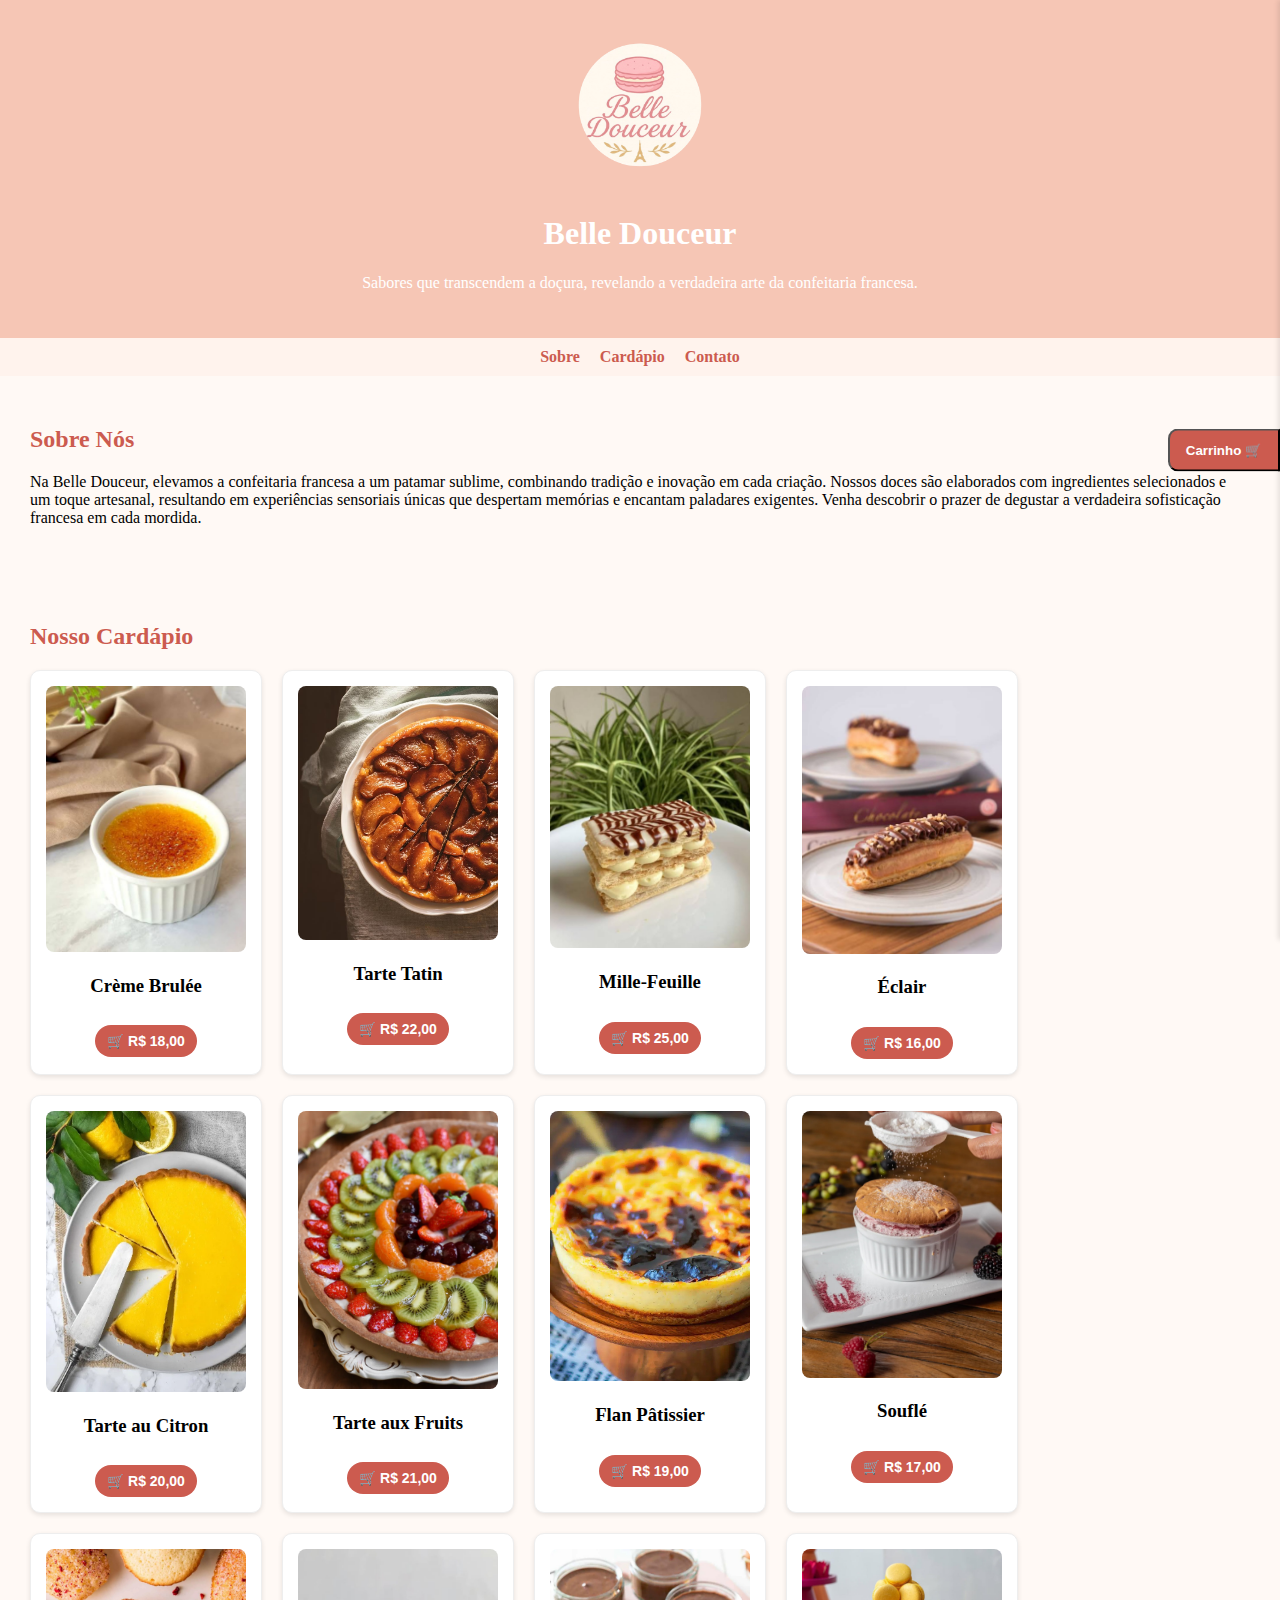
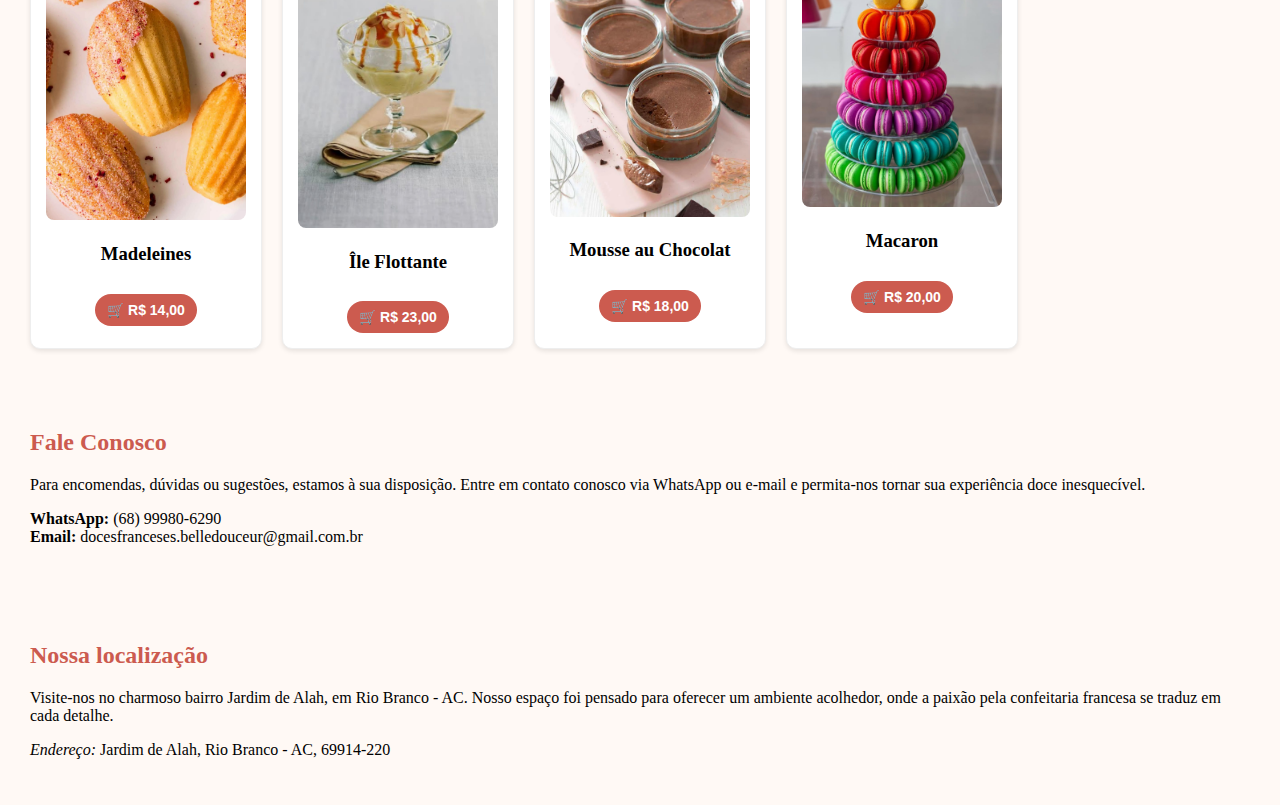
<file: index.html>
<!DOCTYPE html>
<html lang="pt-BR">
  <head>
    <meta charset="UTF-8" />
    <meta name="viewport" content="width=device-width, initial-scale=1" />
    <link rel="stylesheet" href="./assents/style/style.css">
    <script src="./assents/script/script.js" defer></script>
    <link rel="shortcut icon" href="./assents/fotos/pie_cake.png" type="image/x-icon">
    <title>Belle Douceur</title>
  </head>
  <body>
    <header>
      <img src="./assents/fotos/logo_belle_douceur.png" alt="Logo Belle Douceur" />
      <h1>Belle Douceur</h1>
      <p>Sabores que transcendem a doçura, revelando a verdadeira arte da
        confeitaria francesa.</p>
    </header>
    <nav>
      <a href="#sobre">Sobre</a>
      <a href="#cardapio">Cardápio</a>
      <a href="#contato">Contato</a>
    </nav>
    <section id="sobre">
      <h2>Sobre Nós</h2>
      <p>Na Belle Douceur, elevamos a confeitaria francesa a um patamar sublime,
        combinando tradição e inovação em cada criação. Nossos doces são
        elaborados com ingredientes selecionados e um toque artesanal,
        resultando em experiências sensoriais únicas que despertam memórias e
        encantam paladares exigentes. Venha descobrir o prazer de degustar a
        verdadeira sofisticação francesa em cada mordida.</p>
    </section>
    <section id="cardapio">
      <h2>Nosso Cardápio</h2>
      <div class="produtos" id="produtos"></div>
    </section>
    <section id="contato">
      <h2>Fale Conosco</h2>
      <p>Para encomendas, dúvidas ou sugestões, estamos à sua disposição. Entre
        em contato conosco via WhatsApp ou e-mail e permita-nos tornar sua
        experiência doce inesquecível.</p>
      <p><strong>WhatsApp:</strong> (68) 99980-6290<br />
        <strong>Email:</strong> docesfranceses.belledouceur@gmail.com.br</p>
    </section>
    <section id="localizacao">
      <h2>Nossa localização</h2>
      <p>Visite-nos no charmoso bairro Jardim de Alah, em Rio Branco - AC. Nosso
        espaço foi pensado para oferecer um ambiente acolhedor, onde a paixão
        pela confeitaria francesa se traduz em cada detalhe.</p>
      <p><em>Endereço:</em> Jardim de Alah, Rio Branco - AC, 69914-220</p>
    </section>

    <button id="btn-abrir-carrinho" aria-label="Abrir carrinho">Carrinho
      🛒</button>

    <div id="carrinho" aria-label="Carrinho de compras">
      <h3>Carrinho</h3>
      <ul id="lista-carrinho"></ul>
      <p id="total">Total: R$ 0,00</p>
      <a id="finalizar" href="#" target="_blank"
        rel="noopener noreferrer">Finalizar pedido no WhatsApp</a>
    </div>
  </body>
</html>
</file>
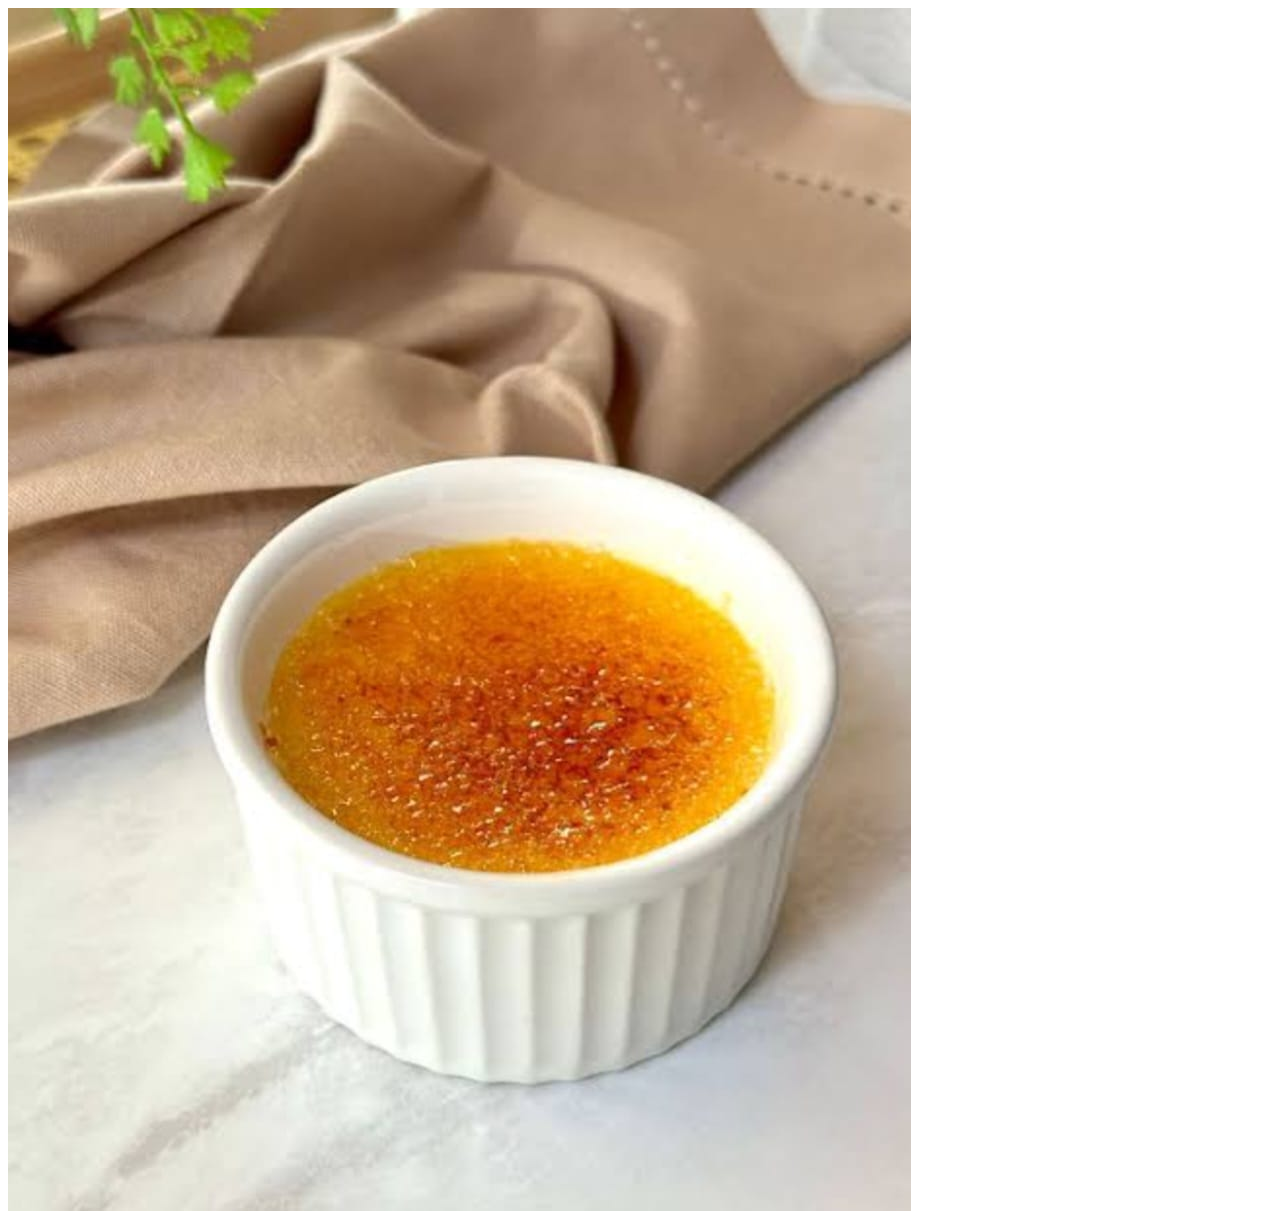
<file: assents/script/index.html>
<!DOCTYPE html>
<html lang="en">
<head>
    <meta charset="UTF-8">
    <meta name="viewport" content="width=device-width, initial-scale=1.0">
    <title>Document</title>
</head>
<body>
    <img src="../fotos/creme_brulle.jpg" alt="">
</body>
</html>
</file>
<file: assents/style/style.css>
html {
     scroll-behavior: smooth;
 }

 body {
     font-family: 'Georgia', serif;
     background-color: #fff9f5;
     margin: 0;
     padding: 0;
     overflow-x: hidden;
     /* evita scroll horizontal */
 }

 header {
     background-color: #f6c6b5;
     color: white;
     text-align: center;
     padding: 30px;
 }

 header img {
     width: 150px;
     margin-bottom: 10px;
 }

 nav {
     display: flex;
     justify-content: center;
     gap: 20px;
     background-color: #fff3ed;
     padding: 10px 0;
 }

 nav a {
     text-decoration: none;
     color: #cc5b4f;
     font-weight: bold;
 }

 section {
     padding: 30px;
 }

 h2 {
     color: #cc5b4f;
 }

 .produtos {
     display: flex;
     flex-wrap: wrap;
     gap: 20px;
 }

 .produto {
     width: 200px;
     background-color: #fff;
     border: 1px solid #eee;
     border-radius: 10px;
     padding: 15px;
     text-align: center;
     box-shadow: 0 2px 5px rgba(0, 0, 0, 0.1);
 }

 .produto img {
     width: 100%;
     border-radius: 8px;
     cursor: pointer;
 }

 .produto h3 {
     cursor: pointer;
 }

 .descricao-pequena {
     font-size: 12px;
     color: #555;
     margin-top: 8px;
     display: none;
     text-align: justify;
 }

 .botao-preco {
     display: inline-flex;
     align-items: center;
     gap: 6px;
     margin-top: 10px;
     background-color: #cc5b4f;
     color: white;
     padding: 8px 12px;
     border-radius: 20px;
     font-weight: bold;
     text-decoration: none;
     transition: background-color 0.3s ease;
     font-size: 14px;
     cursor: pointer;
     border: none;
 }

 .botao-preco:hover {
     background-color: #b84a40;
 }

 #carrinho {
     position: fixed;
     top: 0;
     right: 0;
     width: 320px;
     height: 100%;
     background: #fff3ed;
     border-left: 2px solid #f6c6b5;
     padding: 20px;
     box-shadow: -2px 0 5px rgba(0, 0, 0, 0.1);
     overflow-y: auto;
     z-index: 1000;

     transform: translateX(100%);
     transition: transform 0.3s ease;
 }

 #carrinho.ativo {
     transform: translateX(0);
 }

 #carrinho h3 {
     color: #cc5b4f;
     margin-top: 0;
 }

 #lista-carrinho {
     list-style: none;
     padding: 0;
     margin: 10px 0;
     max-height: 65vh;
     overflow-y: auto;
 }

 #lista-carrinho li {
     font-size: 14px;
     margin-bottom: 8px;
     color: #333;
     display: flex;
     justify-content: space-between;
     align-items: center;
 }

 #lista-carrinho li button {
     background: transparent;
     border: none;
     color: #cc5b4f;
     cursor: pointer;
     font-weight: bold;
     font-size: 16px;
 }

 #total {
     font-weight: bold;
     margin-top: 10px;
 }

 #finalizar {
     margin-top: 15px;
     display: inline-block;
     background-color: #cc5b4f;
     color: white;
     padding: 10px 16px;
     border-radius: 20px;
     text-decoration: none;
     font-weight: bold;
 }

 /* Botão que abre o carrinho */
 #btn-abrir-carrinho {
     position: fixed;
     top: 50%;
     right: 0;
     background-color: #cc5b4f;
     color: white;
     padding: 12px 16px;
     border-radius: 10px 0 0 10px;
     cursor: pointer;
     font-weight: bold;
     transform: translateY(-50%);
     z-index: 1100;
     user-select: none;
     transition: background-color 0.3s ease;
 }

 #btn-abrir-carrinho:hover {
     background-color: #b84a40;
 }
</file>
